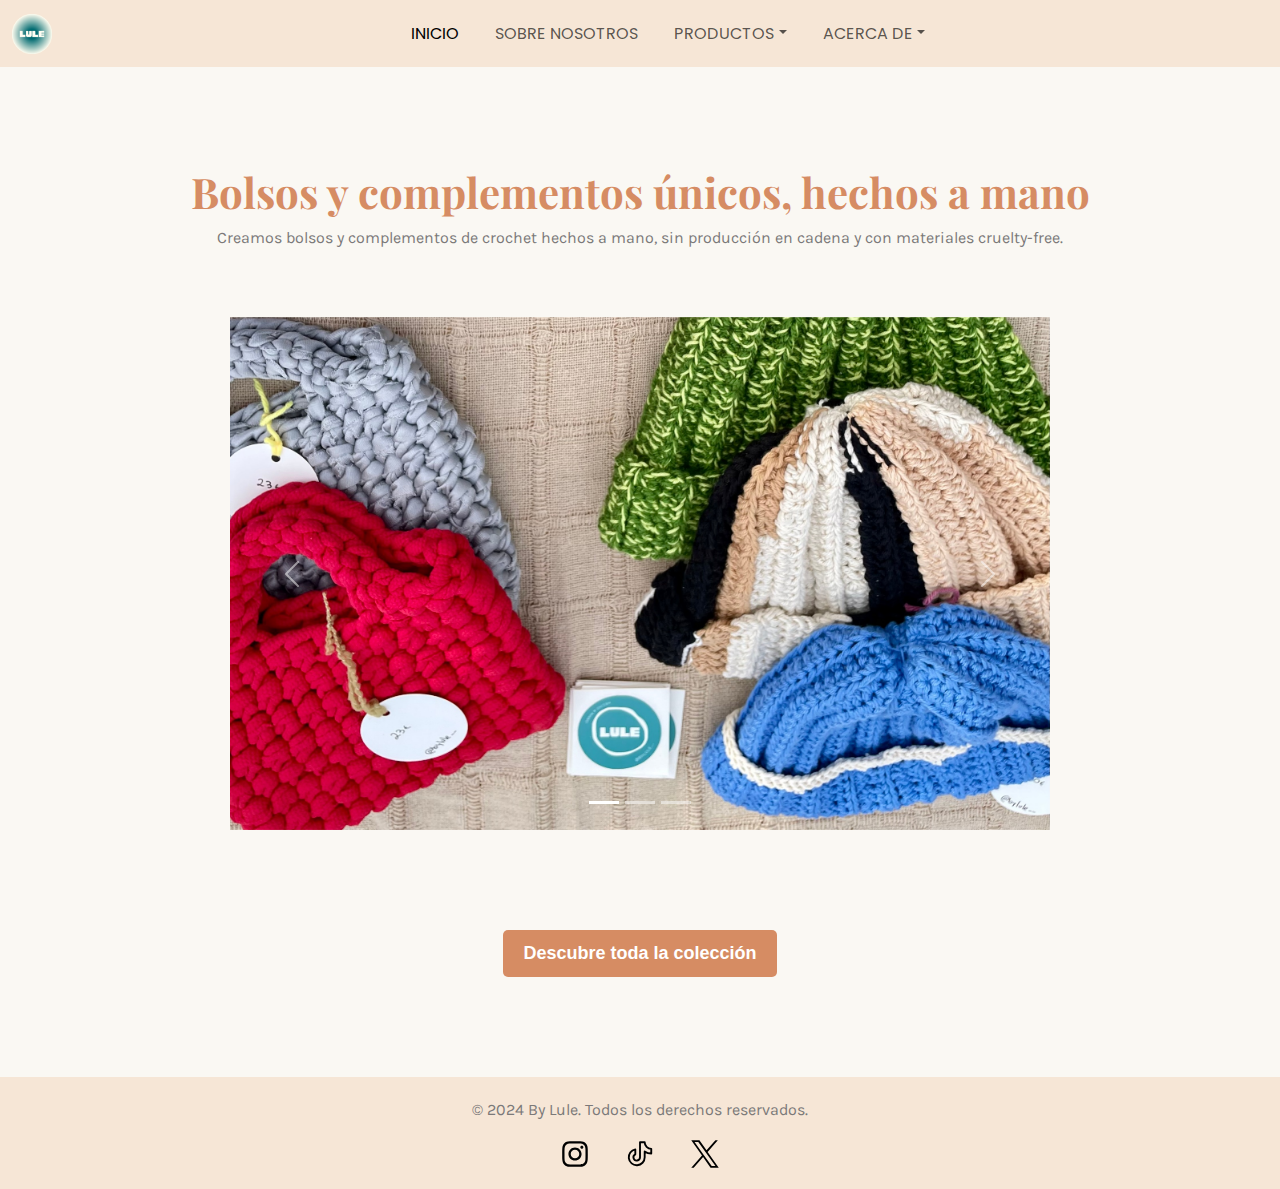
<file: index.html>
<!DOCTYPE html>
<html lang="es">

<head>
    <meta charset="UTF-8">
    <meta name="viewport" content="width=device-width, initial-scale=1.0">
    <title>By LULE</title>

    <!-- Bootstrap CSS -->
    <link href="https://cdn.jsdelivr.net/npm/bootstrap@5.3.3/dist/css/bootstrap.min.css" rel="stylesheet"
        integrity="sha384-QWTKZyjpPEjISv5WaRU9OFeRpok6YctnYmDr5pNlyT2bRjXh0JMhjY6hW+ALEwIH" crossorigin="anonymous">

    <!-- Animate.css -->
    <link rel="stylesheet" href="https://cdnjs.cloudflare.com/ajax/libs/animate.css/4.1.1/animate.min.css"/>    

    <!-- Estilos personalizados -->
    <link rel="stylesheet" href="assets/css/style.css">
</head>

<body>
    <!-- ===================== HEADER ===================== -->
    <header>
        <!-- Barra de navegación -->
        <nav class="navbar navbar-expand-lg">
            <div class="container-fluid">
                <a class="navbar-brand" href="index.html">
                    <img src="assets/img/Mesa de trabajo 8@2x.PNG" alt="Logo LULE" width="40" height="40"
                        class="d-inline-block align-text-top">
                </a>

                <button class="navbar-toggler" type="button" data-bs-toggle="collapse"
                    data-bs-target="#navbarSupportedContent" aria-controls="navbarSupportedContent" aria-expanded="false"
                    aria-label="Toggle navigation">
                    <span class="navbar-toggler-icon"></span>
                </button>

                <div class="collapse navbar-collapse" id="navbarSupportedContent">
                    <ul class="navbar-nav ms-auto mb-2 mb-lg-0">
                        <li class="nav-item">
                            <a class="nav-link active" href="index.html">INICIO</a>
                        </li>
                        <li class="nav-item">
                            <a class="nav-link" href="pages/sobrenosotros.html">SOBRE NOSOTROS</a>
                        </li>
                        <li class="nav-item dropdown">
                            <a class="nav-link dropdown-toggle" href="#" role="button" data-bs-toggle="dropdown"
                                aria-expanded="false">PRODUCTOS</a>
                            <ul class="dropdown-menu">
                                <li><a class="dropdown-item" href="pages/bolsos.html">BOLSOS</a></li>
                                <li><a class="dropdown-item" href="pages/complementos.html">COMPLEMENTOS</a></li>
                                <li><a class="dropdown-item" href="pages/coleccion.html">TODA LA COLECCIÓN</a></li>
                            </ul>
                        </li>
                        <li class="nav-item dropdown">
                            <a class="nav-link dropdown-toggle" href="#" role="button" data-bs-toggle="dropdown"
                                aria-expanded="false">ACERCA DE</a>
                            <ul class="dropdown-menu">
                                <li><a class="dropdown-item" href="pages/faq.html">FAQ</a></li>
                                <li><a class="dropdown-item" href="pages/contacto.html">CONTACTO</a></li>
                            </ul>
                        </li>
                    </ul>
                </div>
            </div>
        </nav>
    </header>

    <!-- ===================== MAIN ===================== -->
    <main>
        <!-- Sección hero -->
        <section class="hero animate__animated animate__fadeIn">
            <h1 class="titulo">Bolsos y complementos únicos, hechos a mano</h1>
            <p>Creamos bolsos y complementos de crochet hechos a mano, sin producción en cadena y con materiales cruelty-free.</p>
        </section>

        <!-- Carrusel de imágenes -->
        <section class="carousel-container">
            <div id="carouselExampleIndicators" class="carousel slide">
                <!-- Indicadores -->
                <div class="carousel-indicators">
                    <button type="button" data-bs-target="#carouselExampleIndicators" data-bs-slide-to="0" class="active" aria-current="true" aria-label="Slide 1"></button>
                    <button type="button" data-bs-target="#carouselExampleIndicators" data-bs-slide-to="1" aria-label="Slide 2"></button>
                    <button type="button" data-bs-target="#carouselExampleIndicators" data-bs-slide-to="2" aria-label="Slide 3"></button>
                </div>
                <!-- Imágenes del carrusel -->
                <div class="carousel-inner">
                    <div class="carousel-item active">
                        <img src="assets/img/colage.jpg" class="d-block w-100" alt="Imagen carrusel 1">
                    </div>
                    <div class="carousel-item">
                        <img src="assets/img/carrusel3.jpg" class="d-block w-100" alt="Imagen carrusel 2">
                    </div>
                    <div class="carousel-item">
                        <img src="assets/img/carruselnuevo.jpg" class="d-block w-100" alt="Imagen carrusel 3">
                    </div>
                </div>
                <!-- Controles del carrusel -->
                <button class="carousel-control-prev" type="button" data-bs-target="#carouselExampleIndicators" data-bs-slide="prev">
                    <span class="carousel-control-prev-icon" aria-hidden="true"></span>
                    <span class="visually-hidden">Anterior</span>
                </button>
                <button class="carousel-control-next" type="button" data-bs-target="#carouselExampleIndicators" data-bs-slide="next">
                    <span class="carousel-control-next-icon" aria-hidden="true"></span>
                    <span class="visually-hidden">Siguiente</span>
                </button>
            </div>
        </section>

        <!-- Botón de acción principal -->
        <section class="call-to-action">
            <a href="pages/coleccion.html" class="btn btn-primary">Descubre toda la colección</a>
        </section>
    </main>

    <!-- ===================== FOOTER ===================== -->
    <footer class="footer">
        <p>© 2024 By Lule. Todos los derechos reservados.</p>

        <!-- Iconos redes sociales -->
        <div class="iconos">
            <a href="#" target="_blank">
                <img src="assets/img/icono-instagram.svg" alt="Instagram">
            </a>
            <a href="#" target="_blank">
                <img src="assets/img/icono-tiktok.svg" alt="TikTok">
            </a>
            <a href="#" target="_blank">
                <img src="assets/img/icono-X.svg" alt="X">
            </a>
        </div>
    </footer>

    <!-- ===================== SCRIPTS ===================== -->
    <script src="https://cdn.jsdelivr.net/npm/bootstrap@5.3.3/dist/js/bootstrap.bundle.min.js"
        integrity="sha384-YvpcrYf0tY3lHB60NNkmXc5s9fDVZLESaAA55NDzOxhy9GkcIdslK1eN7N6jIeHz"
        crossorigin="anonymous"></script>
</body>

</html>
</file>
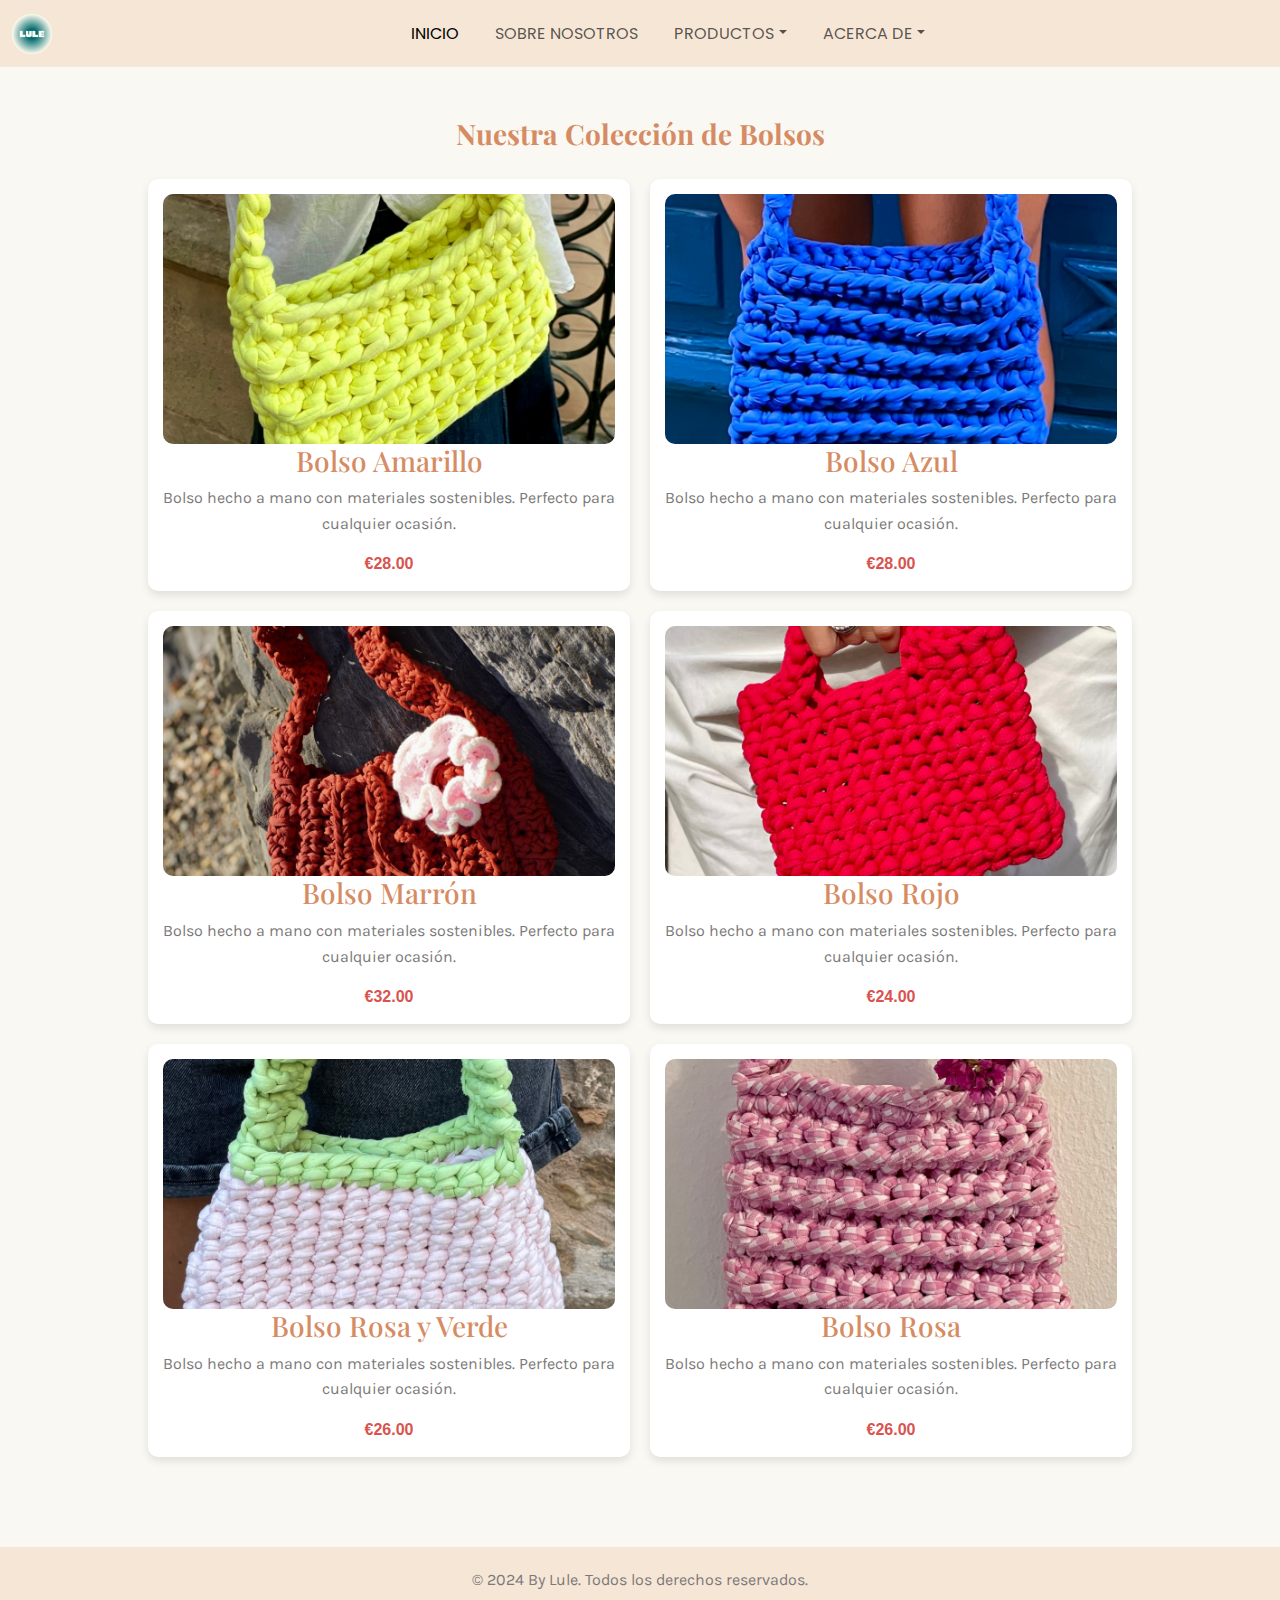
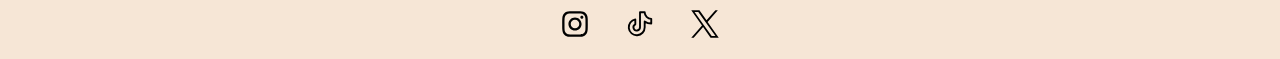
<file: pages/bolsos.html>
<!DOCTYPE html>
<html lang="es">

<head>
    <meta charset="UTF-8">
    <meta name="viewport" content="width=device-width, initial-scale=1.0">
    <title>Bolsos</title>

    <!-- Bootstrap CSS -->
    <link href="https://cdn.jsdelivr.net/npm/bootstrap@5.3.3/dist/css/bootstrap.min.css" rel="stylesheet"
        integrity="sha384-QWTKZyjpPEjISv5WaRU9OFeRpok6YctnYmDr5pNlyT2bRjXh0JMhjY6hW+ALEwIH" crossorigin="anonymous">

    <!-- Animate.css -->
    <link rel="stylesheet" href="https://cdnjs.cloudflare.com/ajax/libs/animate.css/4.1.1/animate.min.css"/>

    <!-- Estilos personalizados -->
    <link rel="stylesheet" href="../assets/css/style.css">
</head>

<body>
    <!-- ===================== HEADER ===================== -->
    <header>
        <!-- Barra de navegación -->
        <nav class="navbar navbar-expand-lg">
            <div class="container-fluid">
                <a class="navbar-brand" href="../index.html">
                    <img src="../assets/img/Mesa de trabajo 8@2x.PNG" alt="Logo LULE" width="40" height="40"
                        class="d-inline-block align-text-top">
                </a>

                <button class="navbar-toggler" type="button" data-bs-toggle="collapse"
                    data-bs-target="#navbarSupportedContent" aria-controls="navbarSupportedContent"
                    aria-expanded="false" aria-label="Toggle navigation">
                    <span class="navbar-toggler-icon"></span>
                </button>

                <div class="collapse navbar-collapse" id="navbarSupportedContent">
                    <ul class="navbar-nav ms-auto mb-2 mb-lg-0">
                        <li class="nav-item">
                            <a class="nav-link active" href="../index.html">INICIO</a>
                        </li>
                        <li class="nav-item">
                            <a class="nav-link" href="../pages/sobrenosotros.html">SOBRE NOSOTROS</a>
                        </li>
                        <li class="nav-item dropdown">
                            <a class="nav-link dropdown-toggle" href="#" role="button" data-bs-toggle="dropdown"
                                aria-expanded="false">PRODUCTOS</a>
                            <ul class="dropdown-menu">
                                <li><a class="dropdown-item" href="../pages/bolsos.html">BOLSOS</a></li>
                                <li><a class="dropdown-item" href="../pages/complementos.html">COMPLEMENTOS</a></li>
                                <li><a class="dropdown-item" href="../pages/coleccion.html">TODA LA COLECCIÓN</a></li>
                            </ul>
                        </li>
                        <li class="nav-item dropdown">
                            <a class="nav-link dropdown-toggle" href="#" role="button" data-bs-toggle="dropdown"
                                aria-expanded="false">ACERCA DE</a>
                            <ul class="dropdown-menu">
                                <li><a class="dropdown-item" href="../pages/faq.html">FAQ</a></li>
                                <li><a class="dropdown-item" href="../pages/contacto.html">CONTACTO</a></li>
                            </ul>
                        </li>
                    </ul>
                </div>
            </div>
        </nav>
    </header>

    <!-- ===================== MAIN ===================== -->
    <main>
        <!-- Título principal -->
        <h2 class="titulo-productos">Nuestra Colección de Bolsos</h2>

        <!-- Galería de productos -->
        <section class="bolsos-container">
            <!-- Card 1 -->
            <article class="bolso">
                <img src="../assets/img/bolso-amarillo.jpg" alt="Bolso Amarillo crochet">
                <h3>Bolso Amarillo</h3>
                <p>Bolso hecho a mano con materiales sostenibles. Perfecto para cualquier ocasión.</p>
                <span class="precio">€28.00</span>
            </article>

            <!-- Card 2 -->
            <article class="bolso">
                <img src="../assets/img/bolso-azul.jpg" alt="Bolso Azul crochet">
                <h3>Bolso Azul</h3>
                <p>Bolso hecho a mano con materiales sostenibles. Perfecto para cualquier ocasión.</p>
                <span class="precio">€28.00</span>
            </article>

            <!-- Card 3 -->
            <article class="bolso">
                <img src="../assets/img/bolso-marron.jpg" alt="Bolso Marrón crochet">
                <h3>Bolso Marrón</h3>
                <p>Bolso hecho a mano con materiales sostenibles. Perfecto para cualquier ocasión.</p>
                <span class="precio">€32.00</span>
            </article>

            <!-- Card 4 -->
            <article class="bolso">
                <img src="../assets/img/bolso-rojo.jpg" alt="Bolso Rojo crochet">
                <h3>Bolso Rojo</h3>
                <p>Bolso hecho a mano con materiales sostenibles. Perfecto para cualquier ocasión.</p>
                <span class="precio">€24.00</span>
            </article>

            <!-- Card 5 -->
            <article class="bolso">
                <img src="../assets/img/bolso-rosaverde.jpg" alt="Bolso Rosa y verde crochet">
                <h3>Bolso Rosa y Verde</h3>
                <p>Bolso hecho a mano con materiales sostenibles. Perfecto para cualquier ocasión.</p>
                <span class="precio">€26.00</span>
            </article>

            <!-- Card 6 -->
            <article class="bolso">
                <img src="../assets/img/bolsorosa.jpg" alt="Bolso Rosa crochet">
                <h3>Bolso Rosa</h3>
                <p>Bolso hecho a mano con materiales sostenibles. Perfecto para cualquier ocasión.</p>
                <span class="precio">€26.00</span>
            </article>
        </section>
    </main>

    <!-- ===================== FOOTER ===================== -->
    <footer class="footer">
        <p>© 2024 By Lule. Todos los derechos reservados.</p>

        <!-- Iconos redes sociales -->
        <div class="iconos">
            <a href="#" target="_blank">
                <img src="../assets/img/icono-instagram.svg" alt="Instagram">
            </a>
            <a href="#" target="_blank">
                <img src="../assets/img/icono-tiktok.svg" alt="TikTok">
            </a>
            <a href="#" target="_blank">
                <img src="../assets/img/icono-X.svg" alt="X">
            </a>
        </div>
    </footer>

    <!-- ===================== SCRIPTS ===================== -->
    <script src="https://cdn.jsdelivr.net/npm/bootstrap@5.3.3/dist/js/bootstrap.bundle.min.js"
        integrity="sha384-YvpcrYf0tY3lHB60NNkmXc5s9fDVZLESaAA55NDzOxhy9GkcIdslK1eN7N6jIeHz"
        crossorigin="anonymous"></script>
</body>

</html>
</file>
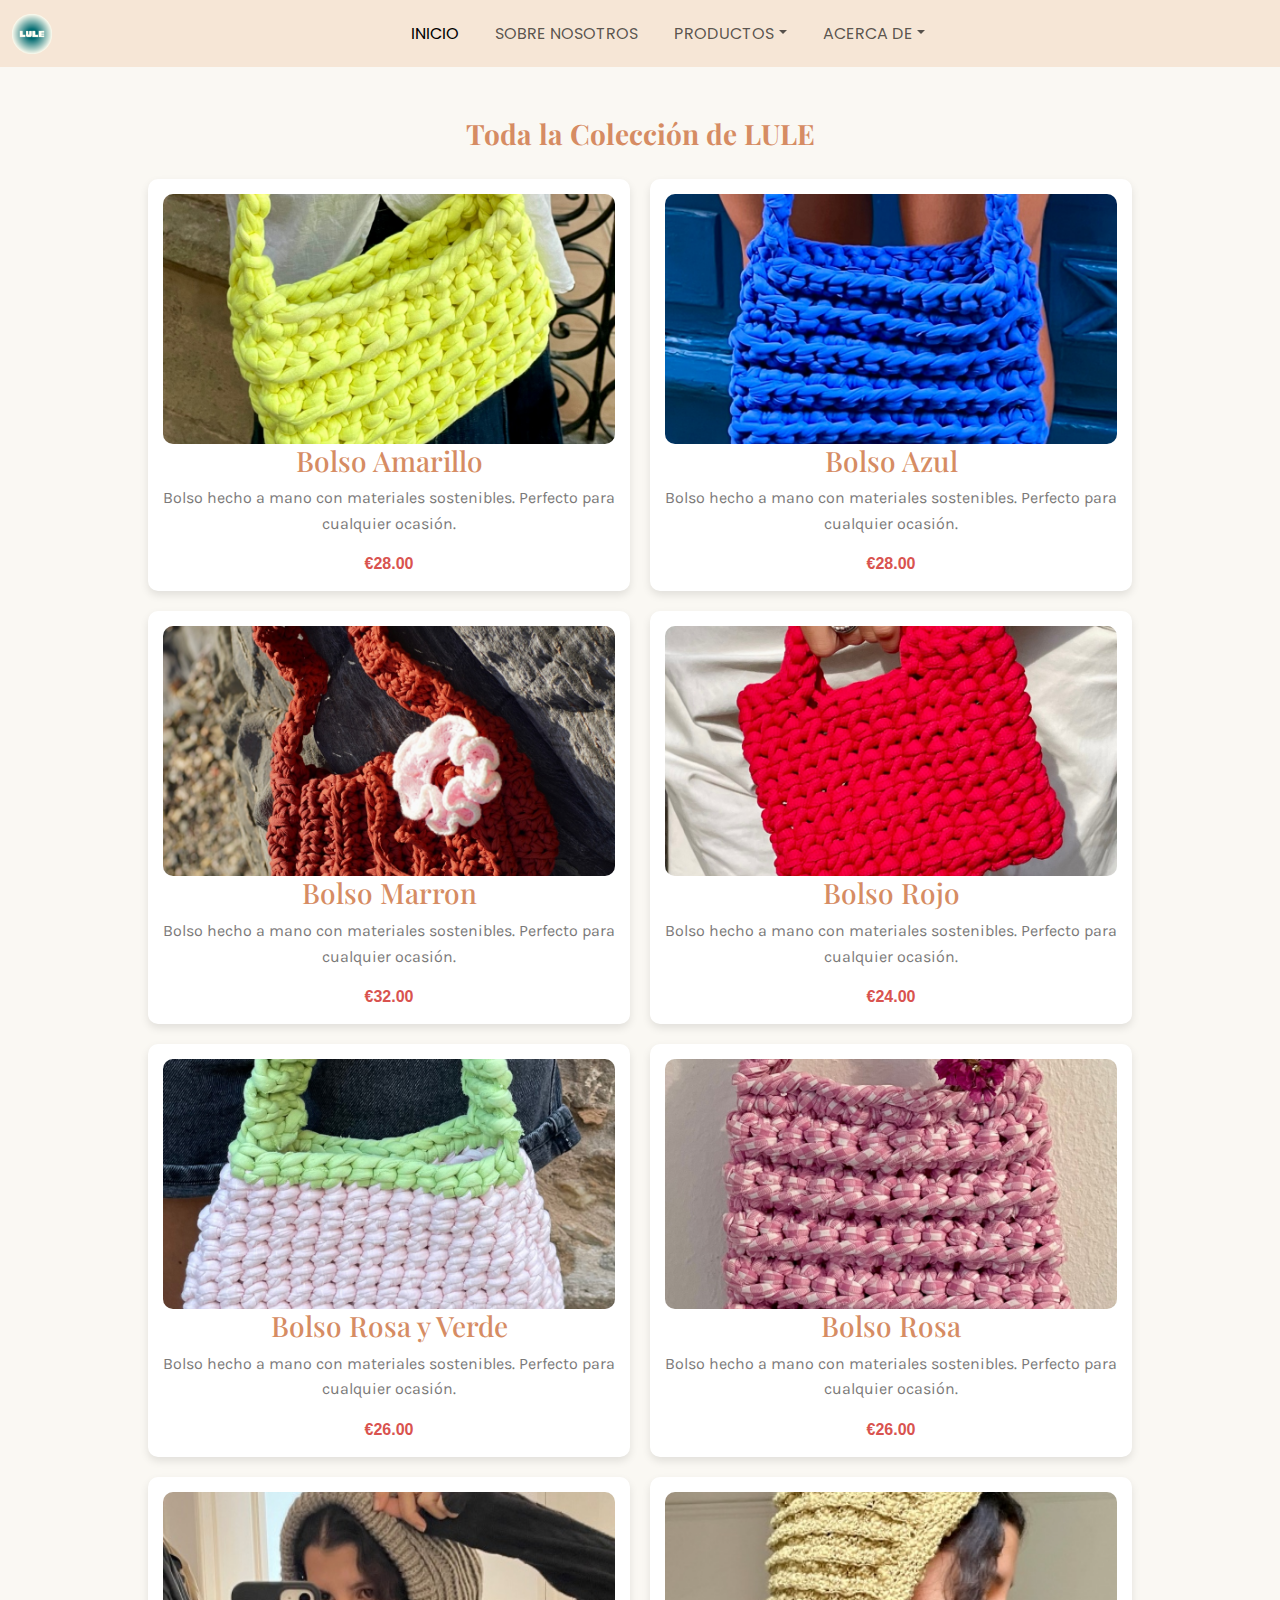
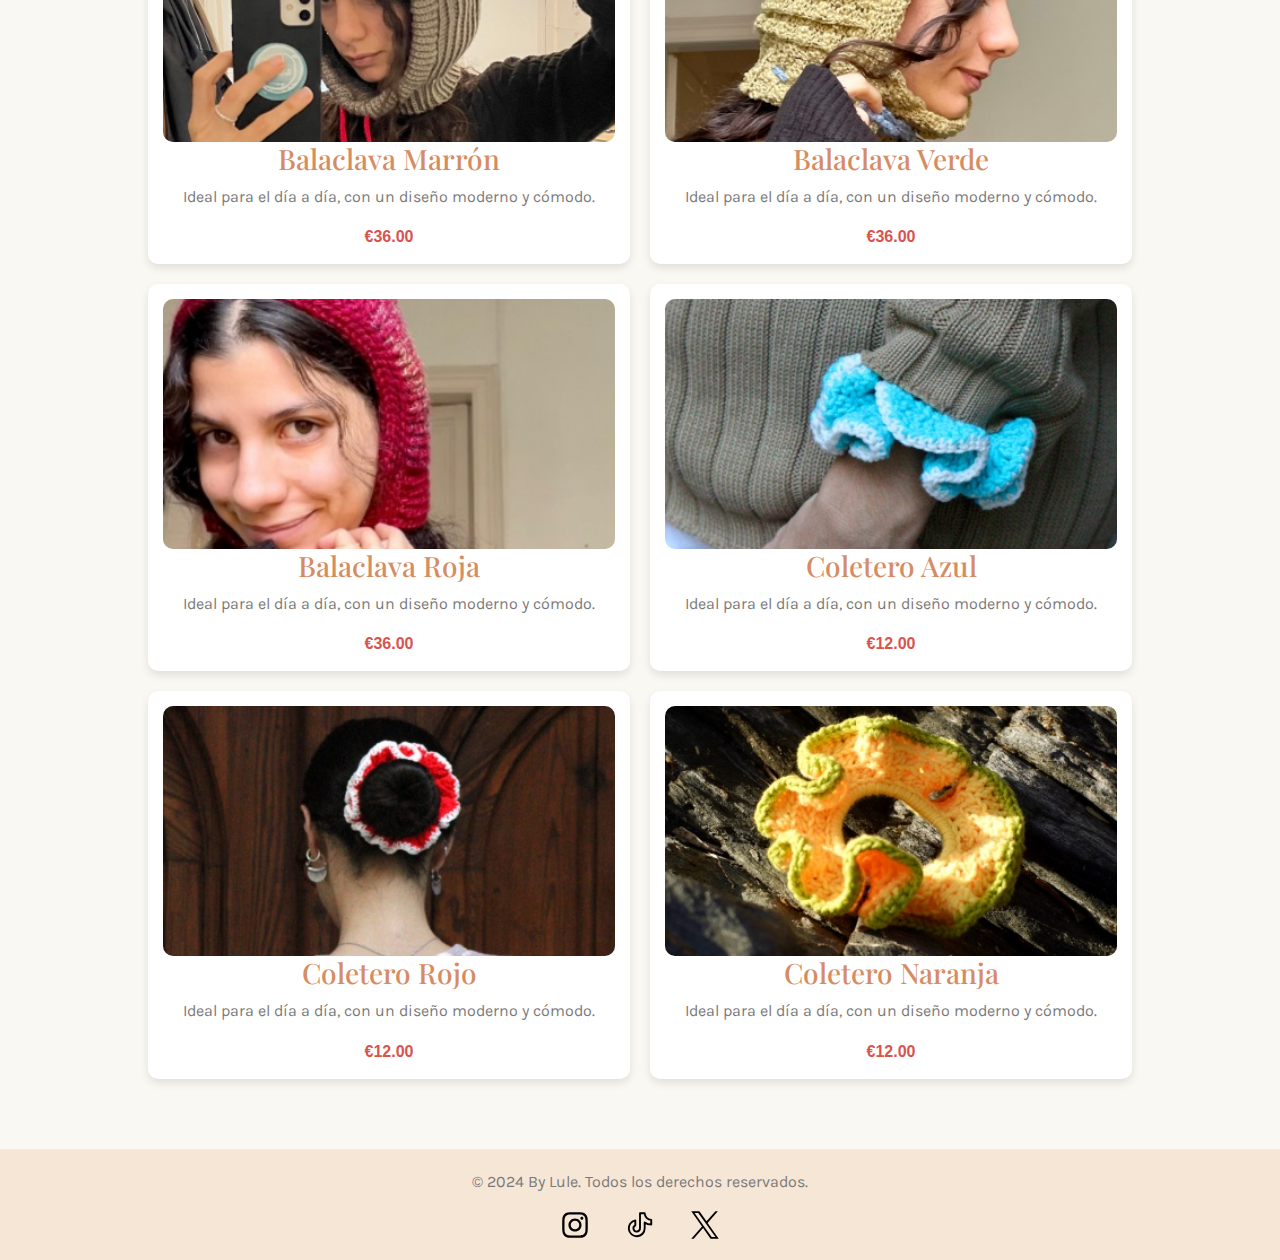
<file: pages/coleccion.html>
<!DOCTYPE html>
<html lang="es">

<head>
    <meta charset="UTF-8">
    <meta name="viewport" content="width=device-width, initial-scale=1.0">
    <title>Bolsos</title>

    <!-- Bootstrap CSS -->
    <link href="https://cdn.jsdelivr.net/npm/bootstrap@5.3.3/dist/css/bootstrap.min.css" rel="stylesheet"
        integrity="sha384-QWTKZyjpPEjISv5WaRU9OFeRpok6YctnYmDr5pNlyT2bRjXh0JMhjY6hW+ALEwIH" crossorigin="anonymous">

    <!-- Animate.css -->
    <link rel="stylesheet" href="https://cdnjs.cloudflare.com/ajax/libs/animate.css/4.1.1/animate.min.css" />

    <!-- Estilos personalizados -->
    <link rel="stylesheet" href="../assets/css/style.css">

</head>

<body>
    <!-- ===================== HEADER ===================== -->
    <header>
        <!-- Barra de navegación -->
        <nav class="navbar navbar-expand-lg">
            <div class="container-fluid">
                <a class="navbar-brand" href="../index.html">
                    <img src="../assets/img/Mesa de trabajo 8@2x.PNG" alt="Logo LULE" width="40" height="40"
                        class="d-inline-block align-text-top">
                </a>

                <button class="navbar-toggler" type="button" data-bs-toggle="collapse"
                    data-bs-target="#navbarSupportedContent" aria-controls="navbarSupportedContent"
                    aria-expanded="false" aria-label="Toggle navigation">
                    <span class="navbar-toggler-icon"></span>
                </button>

                <div class="collapse navbar-collapse" id="navbarSupportedContent">
                    <ul class="navbar-nav ms-auto mb-2 mb-lg-0">
                        <li class="nav-item">
                            <a class="nav-link active" href="../index.html">INICIO</a>
                        </li>
                        <li class="nav-item">
                            <a class="nav-link" href="../pages/sobrenosotros.html">SOBRE NOSOTROS</a>
                        </li>
                        <li class="nav-item dropdown">
                            <a class="nav-link dropdown-toggle" href="#" role="button" data-bs-toggle="dropdown"
                                aria-expanded="false">PRODUCTOS</a>
                            <ul class="dropdown-menu">
                                <li><a class="dropdown-item" href="../pages/bolsos.html">BOLSOS</a></li>
                                <li><a class="dropdown-item" href="../pages/complementos.html">COMPLEMENTOS</a></li>
                                <li><a class="dropdown-item" href="pages/coleccion.html">TODA LA COLECCION</a></li>
                            </ul>
                        </li>
                        <li class="nav-item dropdown">
                            <a class="nav-link dropdown-toggle" href="#" role="button" data-bs-toggle="dropdown"
                                aria-expanded="false">ACERCA DE</a>
                            <ul class="dropdown-menu">

                                <li><a class="dropdown-item" href="../pages/faq.html">FAQ</a></li>

                                <li><a class="dropdown-item" href="../pages/contacto.html">CONTACTO</a></li>
                            </ul>
                        </li>
                    </ul>
                </div>
            </div>
        </nav>
    </header>

    <!-- ===================== MAIN ===================== -->
    <main>
        <!-- Titulo principal -->
        <h2 class="titulo-productos">Toda la Colección de LULE</h2>

        <!-- Galería de productos -->
        <section class="bolsos-container">
            <!-- Card 1 -->
            <article class="bolso">
                <img src="../assets/img/bolso-amarillo.jpg" alt="Bolso Amarillo crochet">
                <h3>Bolso Amarillo</h3>
                <p>Bolso hecho a mano con materiales sostenibles. Perfecto para cualquier ocasión.</p>
                <span class="precio">€28.00</span>
            </article>

            <!-- Card 2 -->
            <article class="bolso">
                <img src="../assets/img/bolso-azul.jpg" alt="Bolso Azul corchet">
                <h3>Bolso Azul</h3>
                <p>Bolso hecho a mano con materiales sostenibles. Perfecto para cualquier ocasión.</p>
                <span class="precio">€28.00</span>
            </article>

            <!-- Card 3 -->
            <article class="bolso">
                <img src="../assets/img/bolso-marron.jpg" alt="Bolso Marron crochet">
                <h3>Bolso Marron</h3>
                <p>Bolso hecho a mano con materiales sostenibles. Perfecto para cualquier ocasión.</p>
                <span class="precio">€32.00</span>
            </article>

            <!-- Card 4 -->
            <article class="bolso">
                <img src="../assets/img/bolso-rojo.jpg" alt="Bolso Rojo crochet">
                <h3>Bolso Rojo</h3>
                <p>Bolso hecho a mano con materiales sostenibles. Perfecto para cualquier ocasión.</p>
                <span class="precio">€24.00</span>
            </article>

            <!-- Card 5 -->
            <article class="bolso">
                <img src="../assets/img/bolso-rosaverde.jpg" alt="Bolso Rosa y verde crochet">
                <h3>Bolso Rosa y Verde</h3>
                <p>Bolso hecho a mano con materiales sostenibles. Perfecto para cualquier ocasión.</p>
                <span class="precio">€26.00</span>
            </article>

            <!-- Card 6 -->
            <article class="bolso">
                <img src="../assets/img/bolsorosa.jpg" alt="Bolso Rosa crochet">
                <h3>Bolso Rosa</h3>
                <p>Bolso hecho a mano con materiales sostenibles. Perfecto para cualquier ocasión.</p>
                <span class="precio">€26.00</span>
            </article>

            <!-- Card 7 -->
            <article class="bolso">
                <img src="../assets/img/balaclava-marron.jpg" alt="balaclava marron corchet">
                <h3>Balaclava Marrón</h3>
                <p>Ideal para el día a día, con un diseño moderno y cómodo.</p>
                <span class="precio">€36.00</span>
            </article>

            <!-- Card 8 -->
            <article class="bolso">
                <img src="../assets/img/balaclava-verde.jpg" alt="Balaclava verde crochet">
                <h3>Balaclava Verde</h3>
                <p>Ideal para el día a día, con un diseño moderno y cómodo.</p>
                <span class="precio">€36.00</span>
            </article>

            <!-- Card 9 -->
            <article class="bolso">
                <img src="../assets/img/balaclava-roja.jpg" alt="Balaclava roja crochet">
                <h3>Balaclava Roja</h3>
                <p>Ideal para el día a día, con un diseño moderno y cómodo.</p>
                <span class="precio">€36.00</span>
            </article>

            <!-- Card 10 -->
            <article class="bolso">
                <img src="../assets/img/coletero-azul.jpg" alt="Coletero azul crochet">
                <h3>Coletero Azul</h3>
                <p>Ideal para el día a día, con un diseño moderno y cómodo.</p>
                <span class="precio">€12.00</span>
            </article>

            <!-- Card 11 -->
            <article class="bolso">
                <img src="../assets/img/coletero-rojo.jpg" alt="Coletero rojo crochet">
                <h3>Coletero Rojo</h3>
                <p>Ideal para el día a día, con un diseño moderno y cómodo.</p>
                <span class="precio">€12.00</span>
            </article>

            <!-- Card 12 -->
            <article class="bolso">
                <img src="../assets/img/coletero-naranja.jpg" alt="Coletero naranja crochet">
                <h3>Coletero Naranja</h3>
                <p>Ideal para el día a día, con un diseño moderno y cómodo.</p>
                <span class="precio">€12.00</span>
            </article>

        </section>
    </main>

    <!-- ===================== FOOTER ===================== -->
    <footer class="footer">
        <p>© 2024 By Lule. Todos los derechos reservados.</p>

        <!-- Iconos redes sociales -->
        <div class="iconos">
            <a href="#" target="_blank">
                <img src="../assets/img/icono-instagram.svg" alt="Instagram">
            </a>
            <a href="#" target="_blank">
                <img src="../assets/img/icono-tiktok.svg" alt="TikTok">
            </a>
            <a href="#" target="_blank">
                <img src="../assets/img/icono-X.svg" alt="X">
            </a>
        </div>
    </footer>

    <!-- ===================== SCRIPTS ===================== -->
    <script src="https://cdn.jsdelivr.net/npm/bootstrap@5.3.3/dist/js/bootstrap.bundle.min.js"
        integrity="sha384-YvpcrYf0tY3lHB60NNkmXc5s9fDVZLESaAA55NDzOxhy9GkcIdslK1eN7N6jIeHz"
        crossorigin="anonymous"></script>
</body>

</html>
</file>
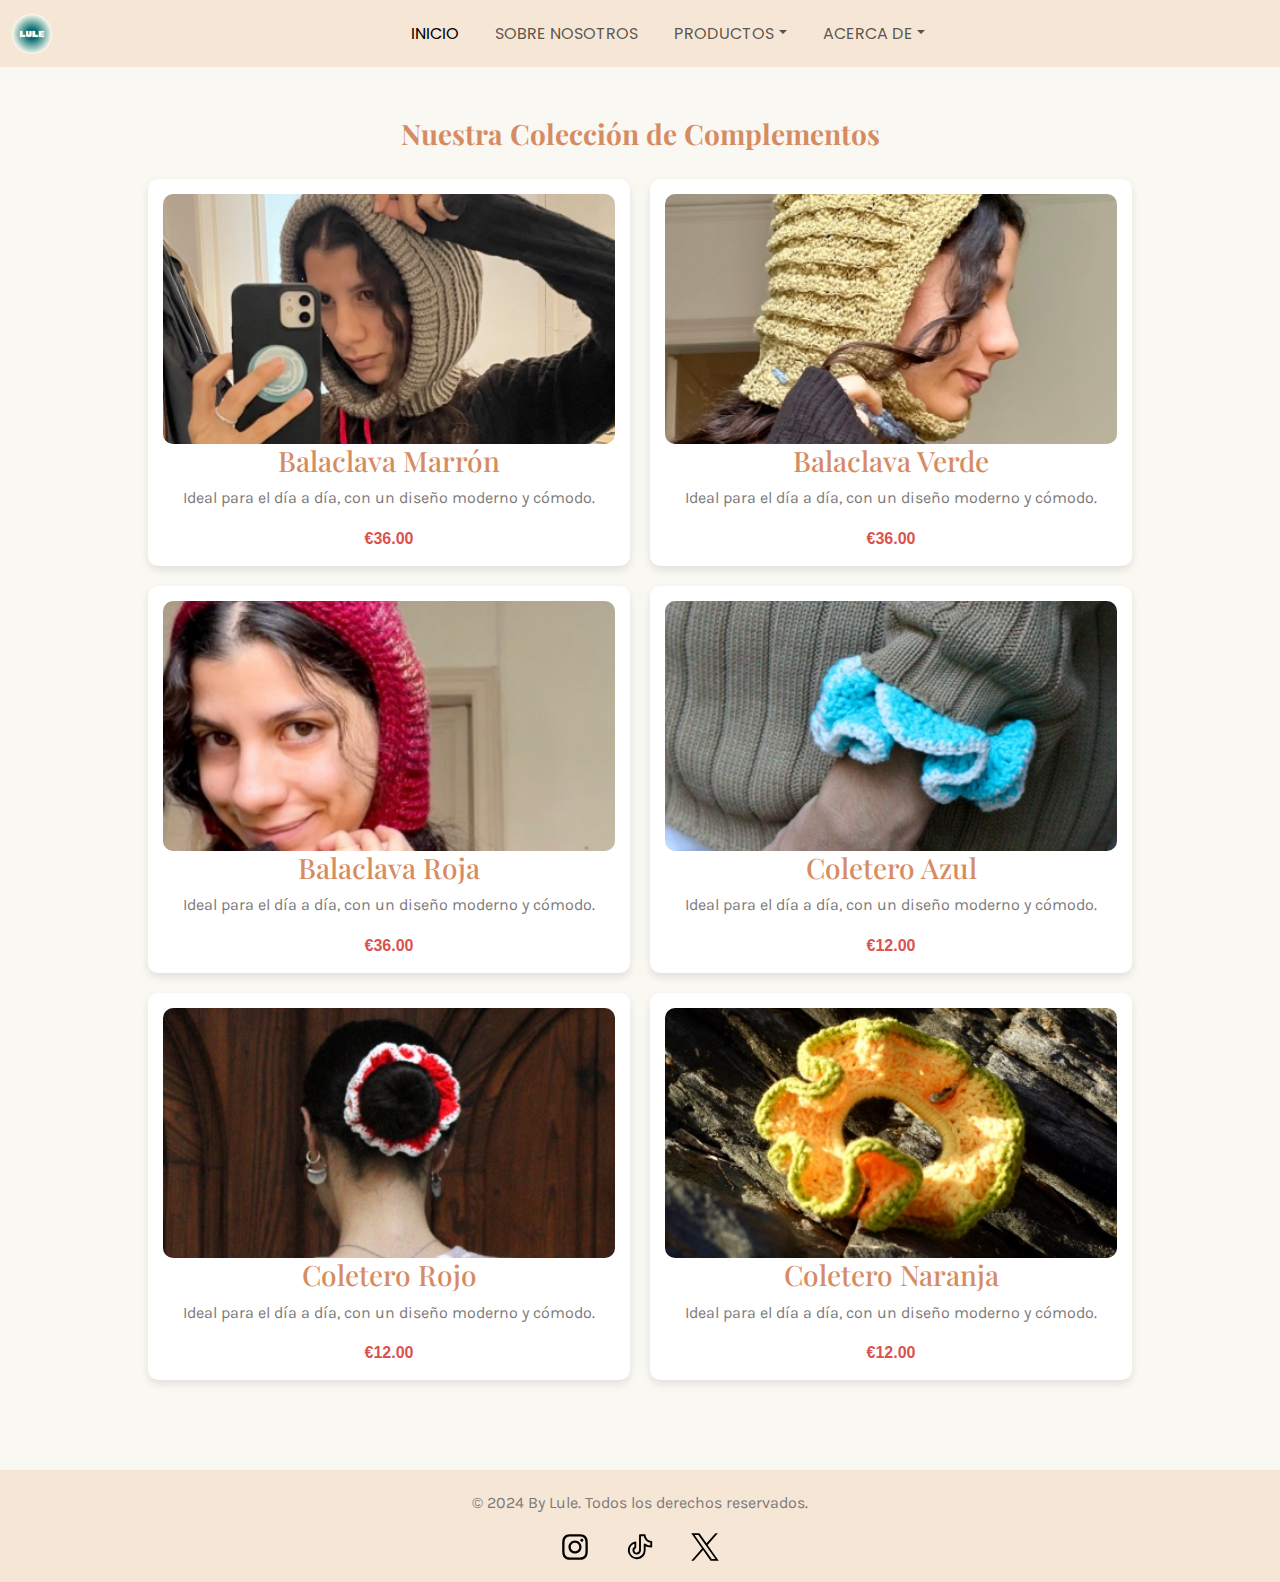
<file: pages/complementos.html>
<!DOCTYPE html>
<html lang="es">

<head>
    <meta charset="UTF-8">
    <meta name="viewport" content="width=device-width, initial-scale=1.0">
    <title>Complementos</title>

    <!-- Bootstrap CSS -->
    <link href="https://cdn.jsdelivr.net/npm/bootstrap@5.3.3/dist/css/bootstrap.min.css" rel="stylesheet"
        integrity="sha384-QWTKZyjpPEjISv5WaRU9OFeRpok6YctnYmDr5pNlyT2bRjXh0JMhjY6hW+ALEwIH" crossorigin="anonymous">

    <!-- Animate.css -->
    <link rel="stylesheet" href="https://cdnjs.cloudflare.com/ajax/libs/animate.css/4.1.1/animate.min.css" />

    <!-- Estilos personalizados -->
    <link rel="stylesheet" href="../assets/css/style.css">
</head>

<body>
    <!-- ===================== HEADER ===================== -->
    <header>
        <!-- Barra de navegación -->
        <nav class="navbar navbar-expand-lg">
            <div class="container-fluid">
                <a class="navbar-brand" href="../index.html">
                    <img src="../assets/img/Mesa de trabajo 8@2x.PNG" alt="Logo LULE" width="40" height="40"
                        class="d-inline-block align-text-top">
                </a>

                <button class="navbar-toggler" type="button" data-bs-toggle="collapse"
                    data-bs-target="#navbarSupportedContent" aria-controls="navbarSupportedContent"
                    aria-expanded="false" aria-label="Toggle navigation">
                    <span class="navbar-toggler-icon"></span>
                </button>

                <div class="collapse navbar-collapse" id="navbarSupportedContent">
                    <ul class="navbar-nav ms-auto mb-2 mb-lg-0">
                        <li class="nav-item">
                            <a class="nav-link active" href="../index.html">INICIO</a>
                        </li>
                        <li class="nav-item">
                            <a class="nav-link" href="../pages/sobrenosotros.html">SOBRE NOSOTROS</a>
                        </li>
                        <li class="nav-item dropdown">
                            <a class="nav-link dropdown-toggle" href="#" role="button" data-bs-toggle="dropdown"
                                aria-expanded="false">PRODUCTOS</a>
                            <ul class="dropdown-menu">
                                <li><a class="dropdown-item" href="../pages/bolsos.html">BOLSOS</a></li>
                                <li><a class="dropdown-item" href="../pages/complementos.html">COMPLEMENTOS</a></li>
                                <li><a class="dropdown-item" href="../pages/coleccion.html">TODA LA COLECCIÓN</a></li>
                            </ul>
                        </li>
                        <li class="nav-item dropdown">
                            <a class="nav-link dropdown-toggle" href="#" role="button" data-bs-toggle="dropdown"
                                aria-expanded="false">ACERCA DE</a>
                            <ul class="dropdown-menu">
                                <li><a class="dropdown-item" href="../pages/faq.html">FAQ</a></li>
                                <li><a class="dropdown-item" href="../pages/contacto.html">CONTACTO</a></li>
                            </ul>
                        </li>
                    </ul>
                </div>
            </div>
        </nav>
    </header>

    <!-- ===================== MAIN ===================== -->
    <main>
        <!-- Título principal -->
        <h2 class="titulo-productos">Nuestra Colección de Complementos</h2>

        <!-- Galería de productos -->
        <section class="bolsos-container">
            <!-- Card 1 -->
            <article class="bolso">
                <img src="../assets/img/balaclava-marron.jpg" alt="Balaclava marrón crochet">
                <h3>Balaclava Marrón</h3>
                <p>Ideal para el día a día, con un diseño moderno y cómodo.</p>
                <span class="precio">€36.00</span>
            </article>

            <!-- Card 2 -->
            <article class="bolso">
                <img src="../assets/img/balaclava-verde.jpg" alt="Balaclava verde crochet">
                <h3>Balaclava Verde</h3>
                <p>Ideal para el día a día, con un diseño moderno y cómodo.</p>
                <span class="precio">€36.00</span>
            </article>

            <!-- Card 3 -->
            <article class="bolso">
                <img src="../assets/img/balaclava-roja.jpg" alt="Balaclava roja crochet">
                <h3>Balaclava Roja</h3>
                <p>Ideal para el día a día, con un diseño moderno y cómodo.</p>
                <span class="precio">€36.00</span>
            </article>

            <!-- Card 4 -->
            <article class="bolso">
                <img src="../assets/img/coletero-azul.jpg" alt="Coletero azul crochet">
                <h3>Coletero Azul</h3>
                <p>Ideal para el día a día, con un diseño moderno y cómodo.</p>
                <span class="precio">€12.00</span>
            </article>

            <!-- Card 5 -->
            <article class="bolso">
                <img src="../assets/img/coletero-rojo.jpg" alt="Coletero rojo crochet">
                <h3>Coletero Rojo</h3>
                <p>Ideal para el día a día, con un diseño moderno y cómodo.</p>
                <span class="precio">€12.00</span>
            </article>

            <!-- Card 6 -->
            <article class="bolso">
                <img src="../assets/img/coletero-naranja.jpg" alt="Coletero naranja crochet">
                <h3>Coletero Naranja</h3>
                <p>Ideal para el día a día, con un diseño moderno y cómodo.</p>
                <span class="precio">€12.00</span>
            </article>
        </section>
    </main>

    <!-- ===================== FOOTER ===================== -->
    <footer class="footer">
        <p>© 2024 By Lule. Todos los derechos reservados.</p>

        <!-- Iconos redes sociales -->
        <div class="iconos">
            <a href="#" target="_blank">
                <img src="../assets/img/icono-instagram.svg" alt="Instagram">
            </a>
            <a href="#" target="_blank">
                <img src="../assets/img/icono-tiktok.svg" alt="TikTok">
            </a>
            <a href="#" target="_blank">
                <img src="../assets/img/icono-X.svg" alt="X">
            </a>
        </div>
    </footer>

    <!-- ===================== SCRIPTS ===================== -->
    <script src="https://cdn.jsdelivr.net/npm/bootstrap@5.3.3/dist/js/bootstrap.bundle.min.js"
        integrity="sha384-YvpcrYf0tY3lHB60NNkmXc5s9fDVZLESaAA55NDzOxhy9GkcIdslK1eN7N6jIeHz"
        crossorigin="anonymous"></script>
</body>

</html>
</file>
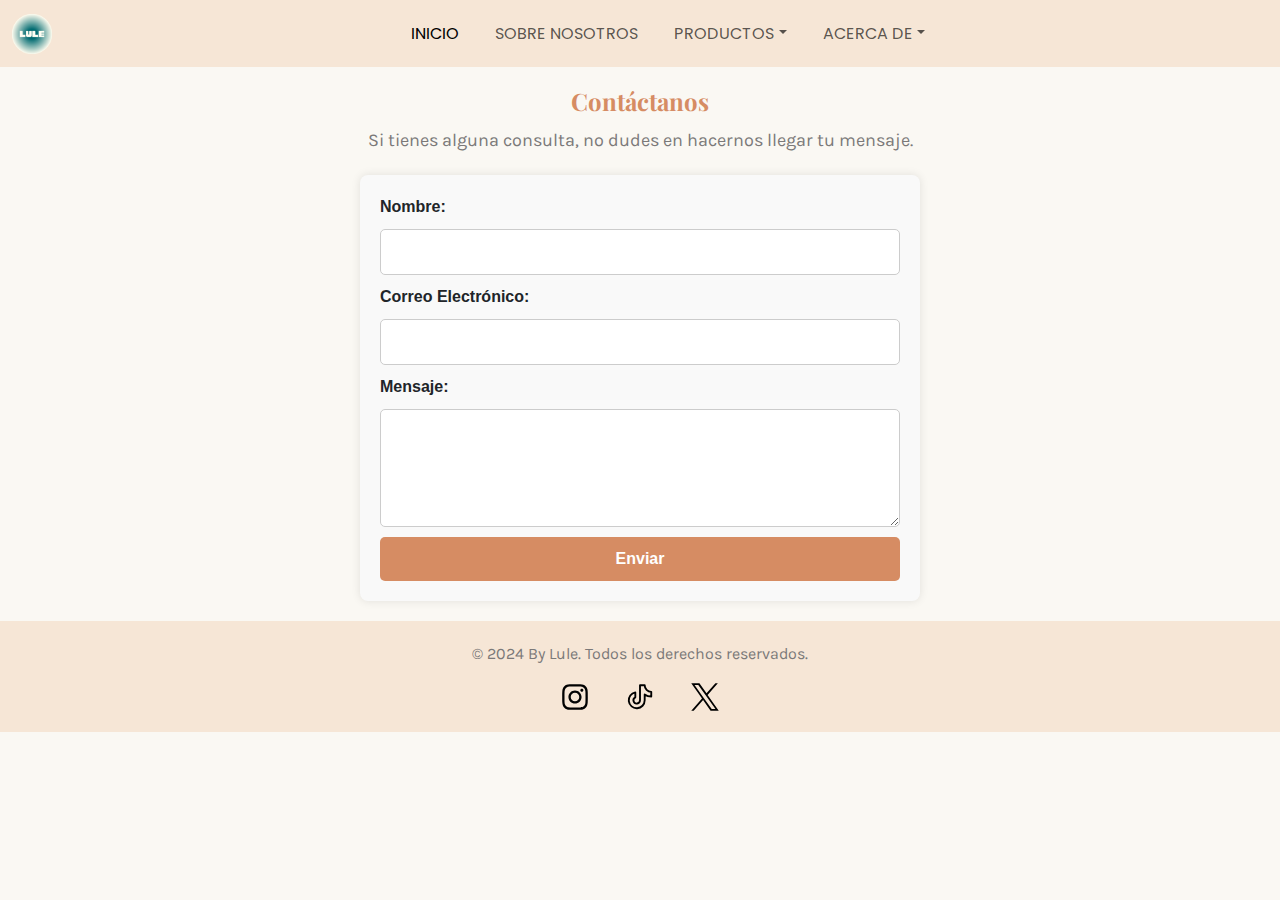
<file: pages/contacto.html>
<!DOCTYPE html>
<html lang="es">

<head>
    <meta charset="UTF-8">
    <meta name="viewport" content="width=device-width, initial-scale=1.0">
    <title>Contacto - By LULE</title>

    <!-- Bootstrap CSS -->
    <link href="https://cdn.jsdelivr.net/npm/bootstrap@5.3.3/dist/css/bootstrap.min.css" rel="stylesheet"
        integrity="sha384-QWTKZyjpPEjISv5WaRU9OFeRpok6YctnYmDr5pNlyT2bRjXh0JMhjY6hW+ALEwIH" crossorigin="anonymous">

    <!-- Animate.css -->
    <link rel="stylesheet" href="https://cdnjs.cloudflare.com/ajax/libs/animate.css/4.1.1/animate.min.css" />

    <!-- Estilos personalizados -->
    <link rel="stylesheet" href="../assets/css/style.css">
</head>

<body>
    <!-- ===================== HEADER ===================== -->
    <header>
        <!-- Barra de navegación -->
        <nav class="navbar navbar-expand-lg">
            <div class="container-fluid">
                <a class="navbar-brand" href="../index.html">
                    <img src="../assets/img/Mesa de trabajo 8@2x.PNG" alt="Logo LULE" width="40" height="40"
                        class="d-inline-block align-text-top">
                </a>

                <button class="navbar-toggler" type="button" data-bs-toggle="collapse"
                    data-bs-target="#navbarSupportedContent" aria-controls="navbarSupportedContent"
                    aria-expanded="false" aria-label="Toggle navigation">
                    <span class="navbar-toggler-icon"></span>
                </button>

                <div class="collapse navbar-collapse" id="navbarSupportedContent">
                    <ul class="navbar-nav ms-auto mb-2 mb-lg-0">
                        <li class="nav-item">
                            <a class="nav-link active" href="../index.html">INICIO</a>
                        </li>
                        <li class="nav-item">
                            <a class="nav-link" href="../pages/sobrenosotros.html">SOBRE NOSOTROS</a>
                        </li>
                        <li class="nav-item dropdown">
                            <a class="nav-link dropdown-toggle" href="#" role="button" data-bs-toggle="dropdown"
                                aria-expanded="false">PRODUCTOS</a>
                            <ul class="dropdown-menu">
                                <li><a class="dropdown-item" href="../pages/bolsos.html">BOLSOS</a></li>
                                <li><a class="dropdown-item" href="../pages/complementos.html">COMPLEMENTOS</a></li>
                                <li><a class="dropdown-item" href="../pages/coleccion.html">TODA LA COLECCIÓN</a></li>
                            </ul>
                        </li>
                        <li class="nav-item dropdown">
                            <a class="nav-link dropdown-toggle" href="#" role="button" data-bs-toggle="dropdown"
                                aria-expanded="false">ACERCA DE</a>
                            <ul class="dropdown-menu">
                                <li><a class="dropdown-item" href="../pages/faq.html">FAQ</a></li>
                                <li><a class="dropdown-item" href="../pages/contacto.html">CONTACTO</a></li>
                            </ul>
                        </li>
                    </ul>
                </div>
            </div>
        </nav>
    </header>

    <!-- ===================== MAIN ===================== -->
    <main class="contacto-main">
        <!-- Título y texto de introducción -->
        <h2 class="titulo-contacto">Contáctanos</h2>
        <p class="texto-contacto">Si tienes alguna consulta, no dudes en hacernos llegar tu mensaje.</p>

        <!-- Formulario de contacto -->
        <section class="contacto">
            <form action="#" method="POST">
                <label for="nombre">Nombre:</label>
                <input type="text" id="nombre" name="nombre" required>

                <label for="email">Correo Electrónico:</label>
                <input type="email" id="email" name="email" required>

                <label for="mensaje">Mensaje:</label>
                <textarea id="mensaje" name="mensaje" rows="4" required></textarea>

                <button type="submit">Enviar</button>
            </form>
        </section>
    </main>

    <!-- ===================== FOOTER ===================== -->
    <footer class="footer">
        <p>© 2024 By Lule. Todos los derechos reservados.</p>

        <!-- Iconos redes sociales -->
        <div class="iconos">
            <a href="#" target="_blank">
                <img src="../assets/img/icono-instagram.svg" alt="Instagram">
            </a>
            <a href="#" target="_blank">
                <img src="../assets/img/icono-tiktok.svg" alt="TikTok">
            </a>
            <a href="#" target="_blank">
                <img src="../assets/img/icono-X.svg" alt="X">
            </a>
        </div>
    </footer>

    <!-- ===================== SCRIPTS ===================== -->
    <script src="https://cdn.jsdelivr.net/npm/bootstrap@5.3.3/dist/js/bootstrap.bundle.min.js"
        integrity="sha384-YvpcrYf0tY3lHB60NNkmXc5s9fDVZLESaAA55NDzOxhy9GkcIdslK1eN7N6jIeHz"
        crossorigin="anonymous"></script>
</body>

</html>
</file>
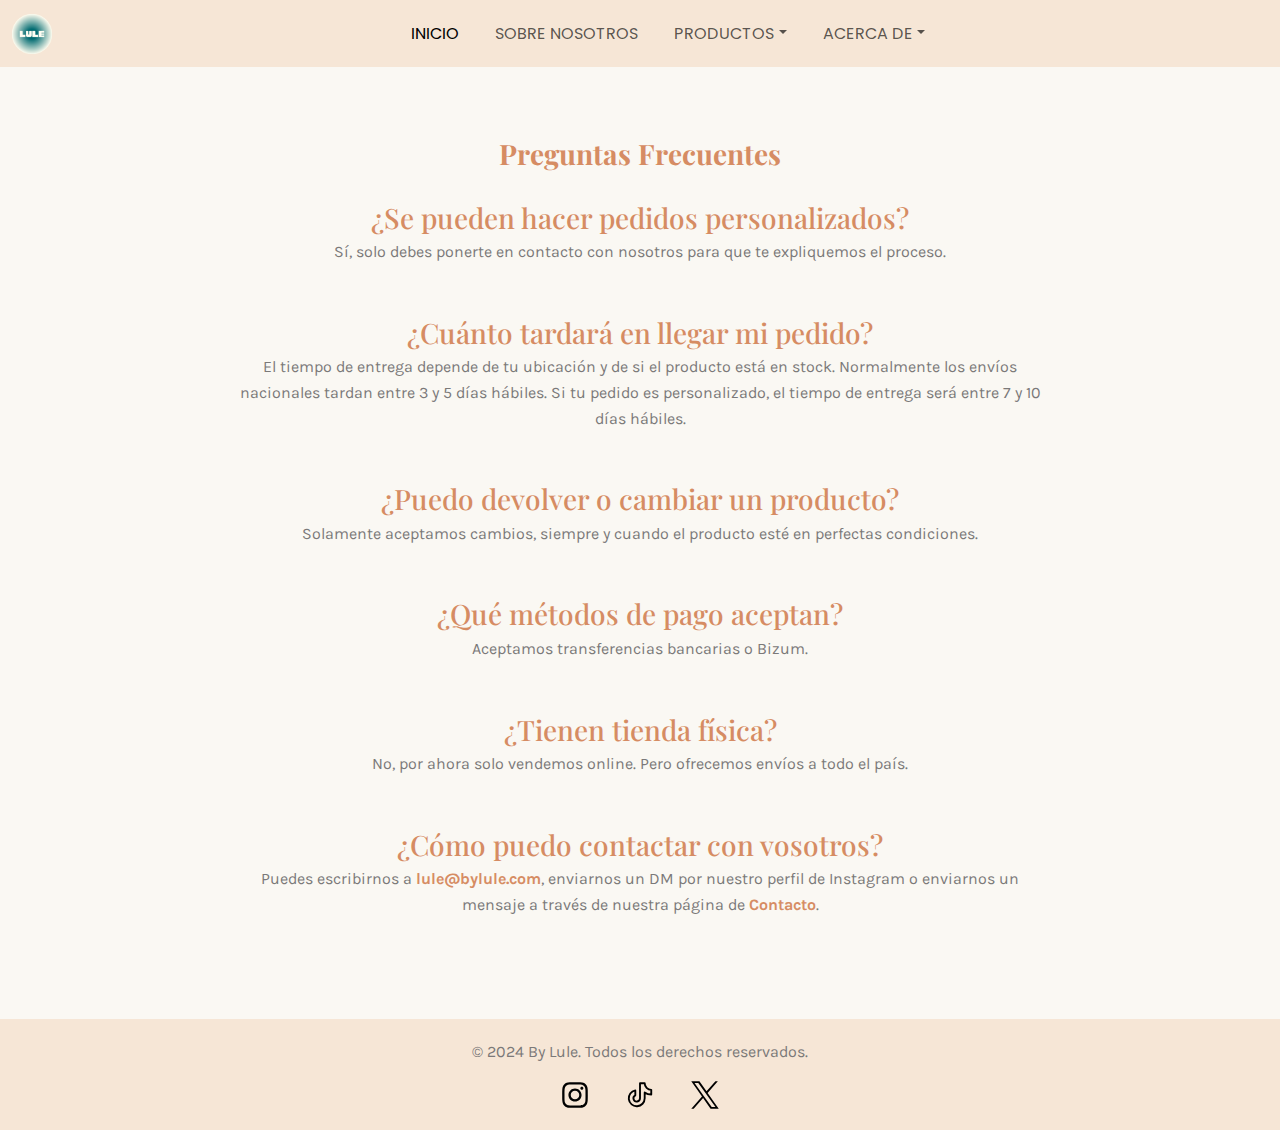
<file: pages/faq.html>
<!DOCTYPE html>
<html lang="es">

<head>
    <meta charset="UTF-8">
    <meta name="viewport" content="width=device-width, initial-scale=1.0">
    <title>Preguntas Frecuentes - By LULE</title>

    <!-- Bootstrap CSS -->
    <link href="https://cdn.jsdelivr.net/npm/bootstrap@5.3.3/dist/css/bootstrap.min.css" rel="stylesheet"
        integrity="sha384-QWTKZyjpPEjISv5WaRU9OFeRpok6YctnYmDr5pNlyT2bRjXh0JMhjY6hW+ALEwIH" crossorigin="anonymous">

    <!-- Animate.css -->
    <link rel="stylesheet" href="https://cdnjs.cloudflare.com/ajax/libs/animate.css/4.1.1/animate.min.css" />

    <!-- Estilos personalizados -->
    <link rel="stylesheet" href="../assets/css/style.css">
</head>

<body>
    <!-- ===================== HEADER ===================== -->
    <header>
        <!-- Barra de navegación -->
        <nav class="navbar navbar-expand-lg">
            <div class="container-fluid">
                <a class="navbar-brand" href="../index.html">
                    <img src="../assets/img/Mesa de trabajo 8@2x.PNG" alt="Logo LULE" width="40" height="40"
                        class="d-inline-block align-text-top">
                </a>

                <button class="navbar-toggler" type="button" data-bs-toggle="collapse"
                    data-bs-target="#navbarSupportedContent" aria-controls="navbarSupportedContent"
                    aria-expanded="false" aria-label="Toggle navigation">
                    <span class="navbar-toggler-icon"></span>
                </button>

                <div class="collapse navbar-collapse" id="navbarSupportedContent">
                    <ul class="navbar-nav ms-auto mb-2 mb-lg-0">
                        <li class="nav-item">
                            <a class="nav-link active" href="../index.html">INICIO</a>
                        </li>
                        <li class="nav-item">
                            <a class="nav-link" href="../pages/sobrenosotros.html">SOBRE NOSOTROS</a>
                        </li>
                        <li class="nav-item dropdown">
                            <a class="nav-link dropdown-toggle" href="#" role="button" data-bs-toggle="dropdown"
                                aria-expanded="false">PRODUCTOS</a>
                            <ul class="dropdown-menu">
                                <li><a class="dropdown-item" href="../pages/bolsos.html">BOLSOS</a></li>
                                <li><a class="dropdown-item" href="../pages/complementos.html">COMPLEMENTOS</a></li>
                                <li><a class="dropdown-item" href="../pages/coleccion.html">TODA LA COLECCIÓN</a></li>
                            </ul>
                        </li>
                        <li class="nav-item dropdown">
                            <a class="nav-link dropdown-toggle" href="#" role="button" data-bs-toggle="dropdown"
                                aria-expanded="false">ACERCA DE</a>
                            <ul class="dropdown-menu">
                                <li><a class="dropdown-item" href="../pages/faq.html">FAQ</a></li>
                                <li><a class="dropdown-item" href="../pages/contacto.html">CONTACTO</a></li>
                            </ul>
                        </li>
                    </ul>
                </div>
            </div>
        </nav>
    </header>

    <!-- ===================== MAIN ===================== -->
    <main class="faq-main">
        <!-- Título principal -->
        <h2 class="faq-title">Preguntas Frecuentes</h2>

        <!-- Contenedor de preguntas -->
        <section class="faq-container">
            <!-- Pregunta 1 -->
            <article class="faq-item animate__animated animate__fadeInUp">
                <h3>¿Se pueden hacer pedidos personalizados?</h3>
                <p>Sí, solo debes ponerte en contacto con nosotros para que te expliquemos el proceso.</p>
            </article>

            <!-- Pregunta 2 -->
            <article class="faq-item animate__animated animate__fadeInUp">
                <h3>¿Cuánto tardará en llegar mi pedido?</h3>
                <p>El tiempo de entrega depende de tu ubicación y de si el producto está en stock. Normalmente los
                    envíos nacionales tardan entre 3 y 5 días hábiles. Si tu pedido es personalizado, el tiempo de
                    entrega será entre 7 y 10 días hábiles.</p>
            </article>

            <!-- Pregunta 3 -->
            <article class="faq-item animate__animated animate__fadeInUp">
                <h3>¿Puedo devolver o cambiar un producto?</h3>
                <p>Solamente aceptamos cambios, siempre y cuando el producto esté en perfectas condiciones.</p>
            </article>

            <!-- Pregunta 4 -->
            <article class="faq-item animate__animated animate__fadeInUp">
                <h3>¿Qué métodos de pago aceptan?</h3>
                <p>Aceptamos transferencias bancarias o Bizum.</p>
            </article>

            <!-- Pregunta 5 -->
            <article class="faq-item animate__animated animate__fadeInUp">
                <h3>¿Tienen tienda física?</h3>
                <p>No, por ahora solo vendemos online. Pero ofrecemos envíos a todo el país.</p>
            </article>

            <!-- Pregunta 6 -->
            <article class="faq-item animate__animated animate__fadeInUp">
                <h3>¿Cómo puedo contactar con vosotros?</h3>
                <p>Puedes escribirnos a <a href="mailto:#">lule@bylule.com</a>, enviarnos un DM por nuestro perfil de
                    Instagram o enviarnos un mensaje a través de nuestra página de <a
                        href="../pages/contacto.html">Contacto</a>.</p>
            </article>
        </section>
    </main>

    <!-- ===================== FOOTER ===================== -->
    <footer class="footer">
        <p>© 2024 By Lule. Todos los derechos reservados.</p>

        <!-- Iconos redes sociales -->
        <div class="iconos">
            <a href="#" target="_blank">
                <img src="../assets/img/icono-instagram.svg" alt="Instagram">
            </a>
            <a href="#" target="_blank">
                <img src="../assets/img/icono-tiktok.svg" alt="TikTok">
            </a>
            <a href="#" target="_blank">
                <img src="../assets/img/icono-X.svg" alt="X">
            </a>
        </div>
    </footer>

    <!-- ===================== SCRIPTS ===================== -->
    <script src="https://cdn.jsdelivr.net/npm/bootstrap@5.3.3/dist/js/bootstrap.bundle.min.js"
        integrity="sha384-YvpcrYf0tY3lHB60NNkmXc5s9fDVZLESaAA55NDzOxhy9GkcIdslK1eN7N6jIeHz"
        crossorigin="anonymous"></script>
</body>

</html>
</file>
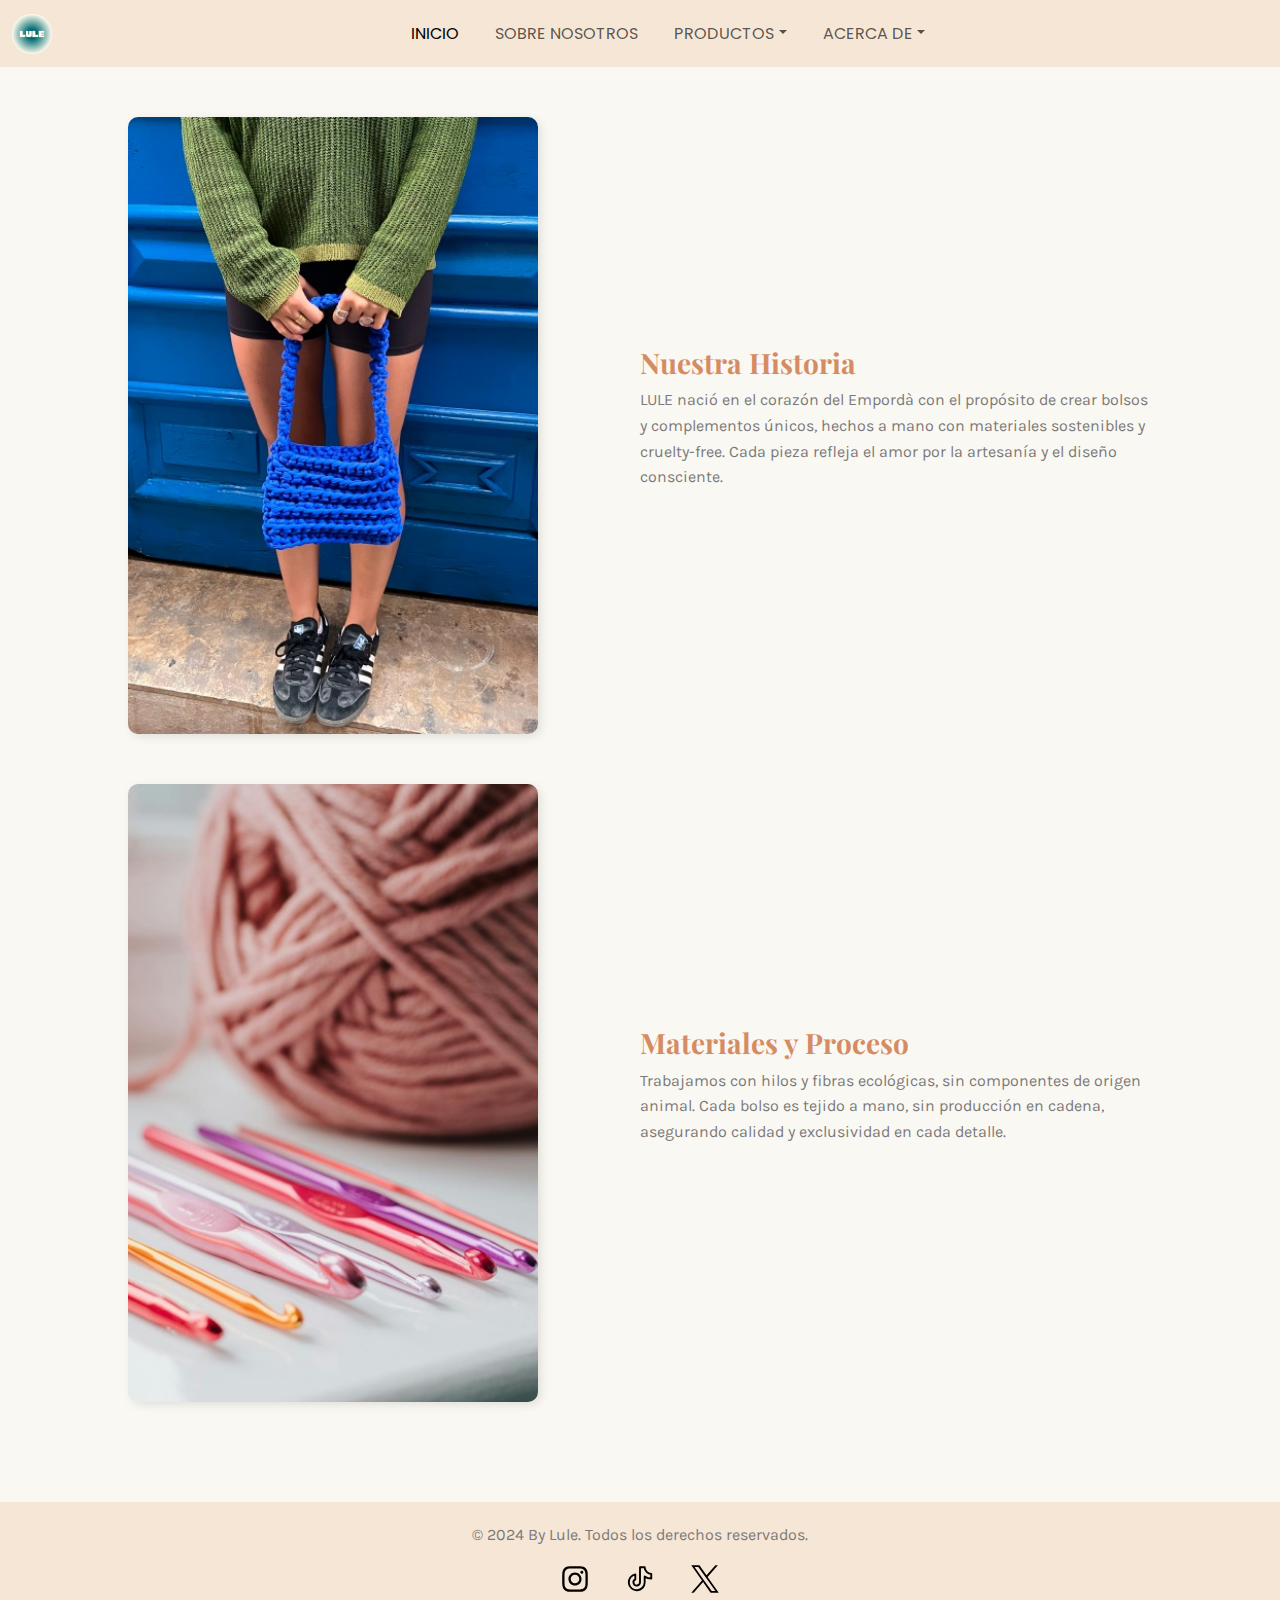
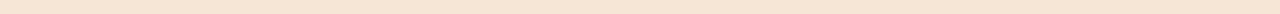
<file: pages/sobrenosotros.html>
<!DOCTYPE html>
<html lang="es">

<head>
    <meta charset="UTF-8">
    <meta name="viewport" content="width=device-width, initial-scale=1.0">
    <title>Sobre Nosotros</title>

    <!-- Bootstrap CSS -->
    <link href="https://cdn.jsdelivr.net/npm/bootstrap@5.3.3/dist/css/bootstrap.min.css" rel="stylesheet"
        integrity="sha384-QWTKZyjpPEjISv5WaRU9OFeRpok6YctnYmDr5pNlyT2bRjXh0JMhjY6hW+ALEwIH" crossorigin="anonymous">

    <!-- Animate.css -->
    <link rel="stylesheet" href="https://cdnjs.cloudflare.com/ajax/libs/animate.css/4.1.1/animate.min.css" />

    <!-- Estilos personalizados -->
    <link rel="stylesheet" href="../assets/css/style.css">
</head>

<body>
    <!-- ===================== HEADER ===================== -->
    <header>
        <!-- Barra de navegación -->
        <nav class="navbar navbar-expand-lg">
            <div class="container-fluid">
                <a class="navbar-brand" href="../index.html">
                    <img src="../assets/img/Mesa de trabajo 8@2x.PNG" alt="Logo LULE" width="40" height="40"
                        class="d-inline-block align-text-top">
                </a>

                <button class="navbar-toggler" type="button" data-bs-toggle="collapse"
                    data-bs-target="#navbarSupportedContent" aria-controls="navbarSupportedContent"
                    aria-expanded="false" aria-label="Toggle navigation">
                    <span class="navbar-toggler-icon"></span>
                </button>

                <div class="collapse navbar-collapse" id="navbarSupportedContent">
                    <ul class="navbar-nav ms-auto mb-2 mb-lg-0">
                        <li class="nav-item">
                            <a class="nav-link active" href="../index.html">INICIO</a>
                        </li>
                        <li class="nav-item">
                            <a class="nav-link" href="../pages/sobrenosotros.html">SOBRE NOSOTROS</a>
                        </li>
                        <li class="nav-item dropdown">
                            <a class="nav-link dropdown-toggle" href="#" role="button" data-bs-toggle="dropdown"
                                aria-expanded="false">PRODUCTOS</a>
                            <ul class="dropdown-menu">
                                <li><a class="dropdown-item" href="../pages/bolsos.html">BOLSOS</a></li>
                                <li><a class="dropdown-item" href="../pages/complementos.html">COMPLEMENTOS</a></li>
                                <li><a class="dropdown-item" href="../pages/coleccion.html">TODA LA COLECCIÓN</a></li>
                            </ul>
                        </li>
                        <li class="nav-item dropdown">
                            <a class="nav-link dropdown-toggle" href="#" role="button" data-bs-toggle="dropdown"
                                aria-expanded="false">ACERCA DE</a>
                            <ul class="dropdown-menu">
                                <li><a class="dropdown-item" href="../pages/faq.html">FAQ</a></li>
                                <li><a class="dropdown-item" href="../pages/contacto.html">CONTACTO</a></li>
                            </ul>
                        </li>
                    </ul>
                </div>
            </div>
        </nav>
    </header>

    <!-- ===================== MAIN ===================== -->
    <main>
        <!-- Sección: Historia de la marca -->
        <section class="section">
            <img src="../assets/img/sobrenosotros.jpg" alt="Historia de LULE">
            <div class="text">
                <h2>Nuestra Historia</h2>
                <p>LULE nació en el corazón del Empordà con el propósito de crear bolsos y complementos únicos, hechos a
                    mano con materiales sostenibles y cruelty-free. Cada pieza refleja el amor por la artesanía y el
                    diseño consciente.</p>
            </div>
        </section>

        <!-- Sección: Materiales y proceso artesanal -->
        <section class="section reverse">
            <div class="text">
                <h2>Materiales y Proceso</h2>
                <p>Trabajamos con hilos y fibras ecológicas, sin componentes de origen animal. Cada bolso es tejido a
                    mano, sin producción en cadena, asegurando calidad y exclusividad en cada detalle.</p>
            </div>
            <img src="../assets/img/material.jpg" alt="Proceso de creación de LULE">
        </section>
    </main>

    <!-- ===================== FOOTER ===================== -->
    <footer class="footer">
        <p>© 2024 By Lule. Todos los derechos reservados.</p>

        <!-- Iconos redes sociales -->
        <div class="iconos">
            <a href="#" target="_blank">
                <img src="../assets/img/icono-instagram.svg" alt="Instagram">
            </a>
            <a href="#" target="_blank">
                <img src="../assets/img/icono-tiktok.svg" alt="TikTok">
            </a>
            <a href="#" target="_blank">
                <img src="../assets/img/icono-X.svg" alt="X">
            </a>
        </div>
    </footer>

    <!-- ===================== SCRIPTS ===================== -->
    <script src="https://cdn.jsdelivr.net/npm/bootstrap@5.3.3/dist/js/bootstrap.bundle.min.js"
        integrity="sha384-YvpcrYf0tY3lHB60NNkmXc5s9fDVZLESaAA55NDzOxhy9GkcIdslK1eN7N6jIeHz"
        crossorigin="anonymous"></script>
</body>

</html>
</file>
<file: assets/css/style.css>
@charset "UTF-8";
/* Temas y fuentes */
/* Fuentes importadas */
/* font Poppins */
@import url('https://fonts.googleapis.com/css2?family=Karla:ital,wght@0,200..800;1,200..800&family=Lora:ital,wght@0,400..700;1,400..700&family=Merriweather:ital,wght@0,300;0,400;0,700;0,900;1,300;1,400;1,700;1,900&family=Playfair+Display:ital,wght@0,400..900;1,400..900&family=Poppins:ital,wght@0,100;0,200;0,300;0,400;0,500;0,600;0,700;0,800;0,900;1,100;1,200;1,300;1,400;1,500;1,600;1,700;1,800;1,900&family=Rasa:ital,wght@0,300..700;1,300..700&display=swap" rel="stylesheet');
/* font Playfair Display */
@import url('https://fonts.googleapis.com/css2?family=Karla:ital,wght@0,200..800;1,200..800&family=Lora:ital,wght@0,400..700;1,400..700&family=Merriweather:ital,wght@0,300;0,400;0,700;0,900;1,300;1,400;1,700;1,900&family=Playfair+Display:ital,wght@0,400..900;1,400..900&family=Poppins:ital,wght@0,100;0,200;0,300;0,400;0,500;0,600;0,700;0,800;0,900;1,100;1,200;1,300;1,400;1,500;1,600;1,700;1,800;1,900&family=Rasa:ital,wght@0,300..700;1,300..700&display=swap" rel="stylesheet');
/* font karla */
@import url("https://fonts.googleapis.com/css2?family=Karla:ital,wght@0,200..800;1,200..800&family=Lora:ital,wght@0,400..700;1,400..700&family=Merriweather:ital,wght@0,300;0,400;0,700;0,900;1,300;1,400;1,700;1,900&family=Playfair+Display:ital,wght@0,400..900;1,400..900&family=Poppins:ital,wght@0,100;0,200;0,300;0,400;0,500;0,600;0,700;0,800;0,900;1,100;1,200;1,300;1,400;1,500;1,600;1,700;1,800;1,900&family=Rasa:ital,wght@0,300..700;1,300..700&display=swap");
/* Variables */
/* Paleta de colores */
/* Tipografías */
/* Tamaños */
/* Otros */
/* Estilos generales */
* {
  margin: 0;
  padding: 0;
  box-sizing: border-box;
}

body {
  font-family: Arial, sans-serif;
  background-color: #FAF8F3;
  margin: 0;
  padding: 0;
}

h2 {
  color: #D68C63;
  font-family: playfair display;
  font-size: 28px;
  font-weight: bold;
}

h3 {
  color: #D68C63;
  font-family: playfair display;
  font-size: 28px;
}

p {
  color: #7b7979;
  font-family: karla;
  line-height: 1.6;
}

@media (min-width: 768px) {
  .section {
    flex-direction: row;
    text-align: left;
  }
  .reverse {
    flex-direction: row-reverse;
  }
  .section img {
    width: 45%;
  }
  .text {
    width: 50%;
  }
  .bolsos-container {
    grid-template-columns: repeat(2, 1fr);
  }
  .contacto-main,
  .faq-main {
    width: 70%;
  }
}
@media (min-width: 1024px) {
  .bolsos-container {
    grid-template-columns: repeat(3, 1fr);
  }
  .contacto-main,
  .faq-main {
    width: 50%;
  }
}
/* Estructura del sitio */
.navbar {
  background-color: #F6E6D6;
  font-family: Poppins;
}

.navbar-collapse {
  display: flex;
  justify-content: center;
  width: 100%;
}

.navbar-nav {
  display: flex;
  justify-content: center;
  gap: 20px;
  width: 100%;
}

.hero {
  text-align: center;
  padding: 50px 20px;
}

.titulo {
  font-family: playfair display;
  font-size: 42px;
  color: #D68C63;
  font-weight: bold;
}

.carousel-container {
  width: 80%;
  margin: auto;
  padding-bottom: 50px;
}

.call-to-action {
  text-align: center;
  margin: 50px 0;
}

.footer {
  background-color: #F6E6D6;
  text-align: center;
  padding: 20px;
  font-family: "Karla", sans-serif;
  color: #7b7979;
  font-size: 16px;
}

.iconos {
  display: flex;
  justify-content: center;
  gap: 15px;
}

.iconos a img {
  width: 30px;
  height: auto;
  margin: 0 10px;
  transition: transform 0.3s ease;
}

.iconos a img:hover {
  transform: scale(1.1);
}

/* Componentes */
.btn-primary {
  background-color: #D68C63;
  border: none;
  padding: 10px 20px;
  font-size: 18px;
  border-radius: 5px;
  font-weight: bold;
}

.btn-primary:hover {
  background-color: #d59f83;
  cursor: pointer;
}

.faq-main {
  width: 80%;
  margin: 50px auto;
  padding: 20px 0;
  text-align: center;
}

.faq-title {
  margin-bottom: 30px;
}

.faq-container {
  display: flex;
  flex-direction: column;
  align-items: center;
  gap: 20px;
}

.faq-item {
  width: 80%;
  text-align: center;
  padding-bottom: 15px;
}

.faq-item h3 {
  margin-bottom: 5px;
  text-align: center;
}

.faq-item p {
  text-align: center;
  width: 100%;
}

.faq-item a {
  color: #D68C63;
  font-weight: bold;
  text-decoration: none;
}

.faq-item a:hover {
  text-decoration: underline;
}

.contacto {
  background-color: #f9f9f9;
  padding: 20px;
  border-radius: 8px;
  box-shadow: 0 0 10px rgba(0, 0, 0, 0.1);
}

.contacto form {
  display: flex;
  flex-direction: column;
  gap: 10px;
}

.contacto label {
  font-weight: bold;
  text-align: left;
}

.contacto input,
.contacto textarea {
  width: 100%;
  padding: 10px;
  border: 1px solid #ccc;
  border-radius: 5px;
}

.contacto button {
  background-color: #D68C63;
  color: white;
  padding: 10px;
  border: none;
  border-radius: 5px;
  cursor: pointer;
  font-weight: bold;
}

.contacto button:hover {
  background-color: #d69c7c;
}

/* Estilos por página */
/* Contenedor del contenido */
main {
  width: 80%;
  margin: auto;
  padding: 50px 0;
}

.section {
  display: flex;
  align-items: center;
  justify-content: space-between;
  gap: 40px;
  margin-bottom: 50px;
}

.section img {
  width: 40%;
  max-width: 500px;
  border-radius: 10px;
  box-shadow: 3px 3px 10px rgba(0, 0, 0, 0.1);
}

.text {
  width: 50%;
}

.section .reverse {
  flex-direction: row-reverse;
}

.titulo-productos {
  text-align: center;
}

.bolsos-container {
  display: grid;
  grid-template-columns: repeat(2, 1fr);
  grid-template-rows: repeat(4, auto);
  gap: 20px;
  padding: 20px;
  max-width: 1200px;
  margin: 0 auto;
}

.bolso {
  background: #fff;
  border-radius: 10px;
  padding: 15px;
  text-align: center;
  box-shadow: 0 4px 8px rgba(0, 0, 0, 0.1);
}

.bolso img {
  width: 100%;
  max-height: 250px;
  object-fit: cover;
  border-radius: 10px;
  transition: transform 0.3s ease, box-shadow 0.3s ease;
}

.bolso img:hover {
  transform: scale(1.05);
  box-shadow: 0 6px 16px rgba(0, 0, 0, 0.15);
}

.precio {
  font-weight: bold;
  color: #d9534f;
}

.contacto-main {
  max-width: 600px;
  margin: 0 auto;
  padding: 20px;
  text-align: center;
}

.titulo-contacto {
  font-size: 24px;
  margin-bottom: 10px;
}

.texto-contacto {
  font-size: 18px;
  margin-bottom: 20px;
}

/*# sourceMappingURL=style.css.map */
</file>
